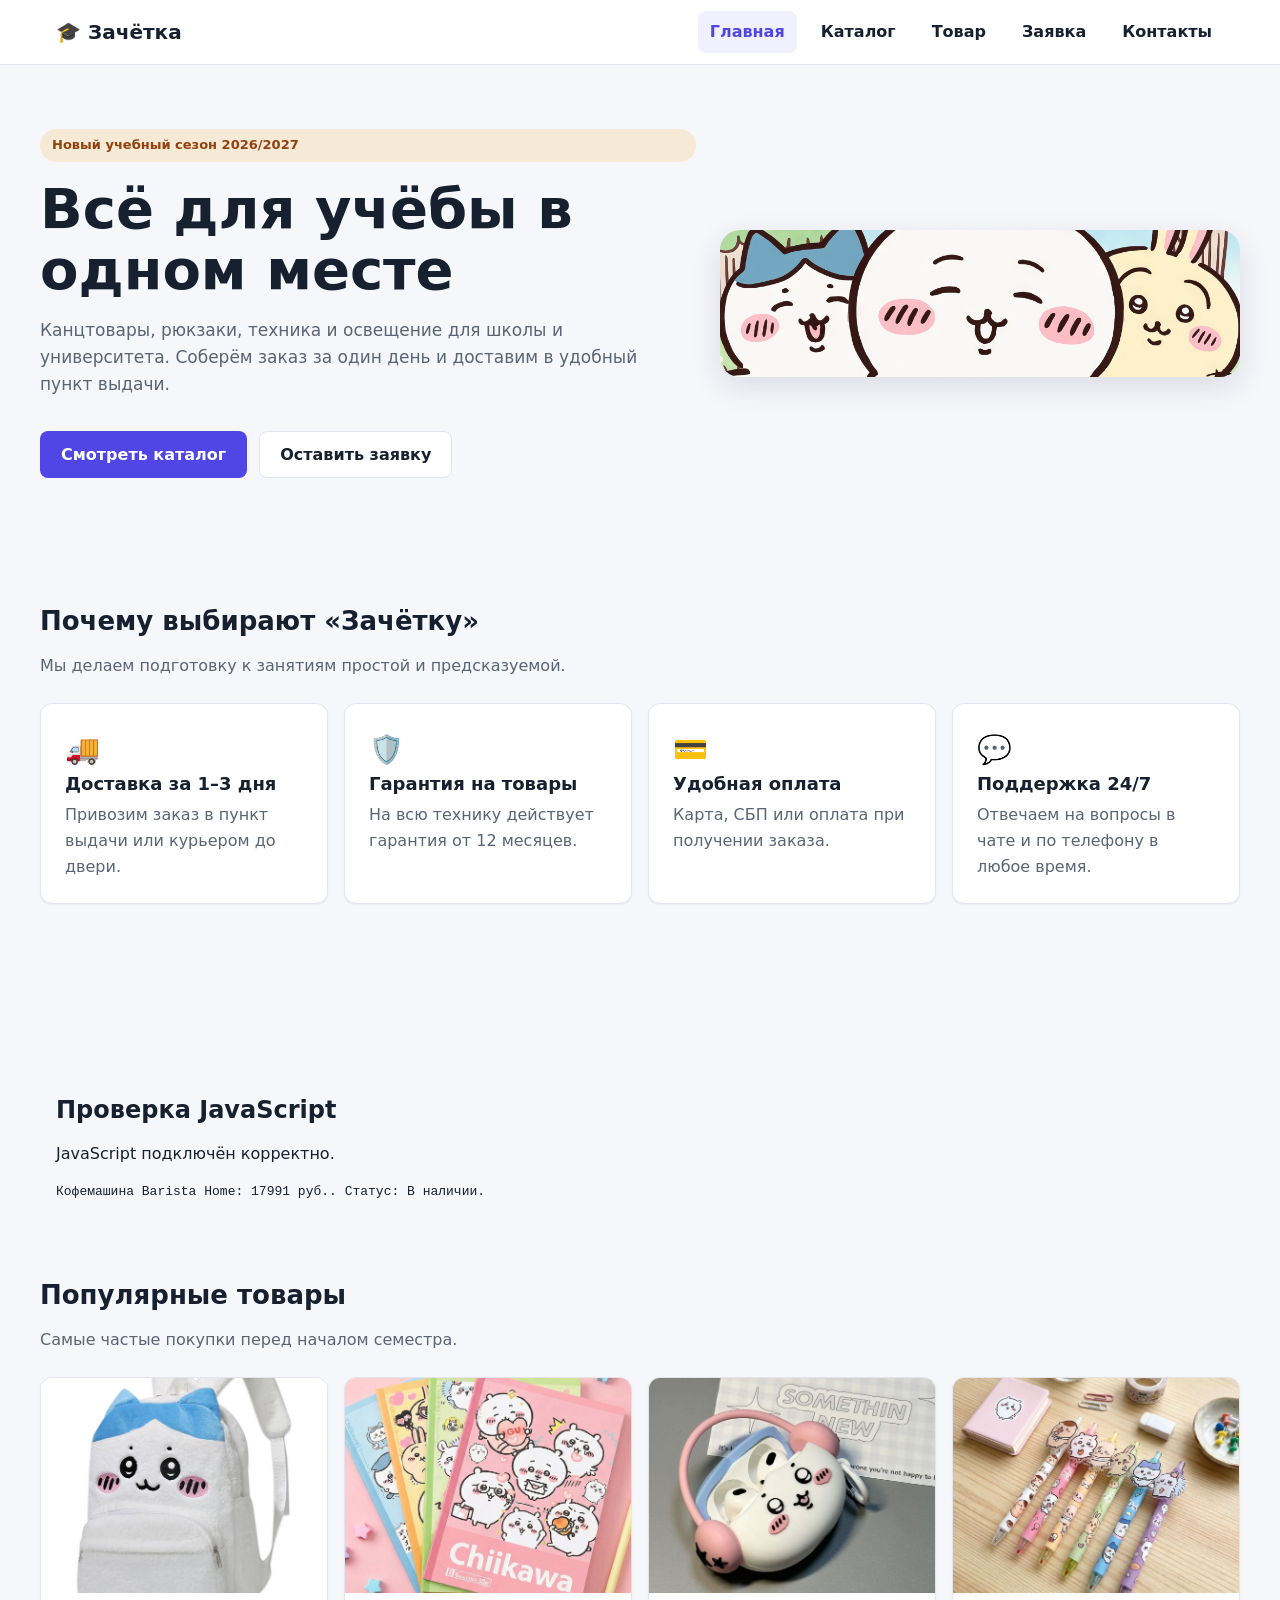
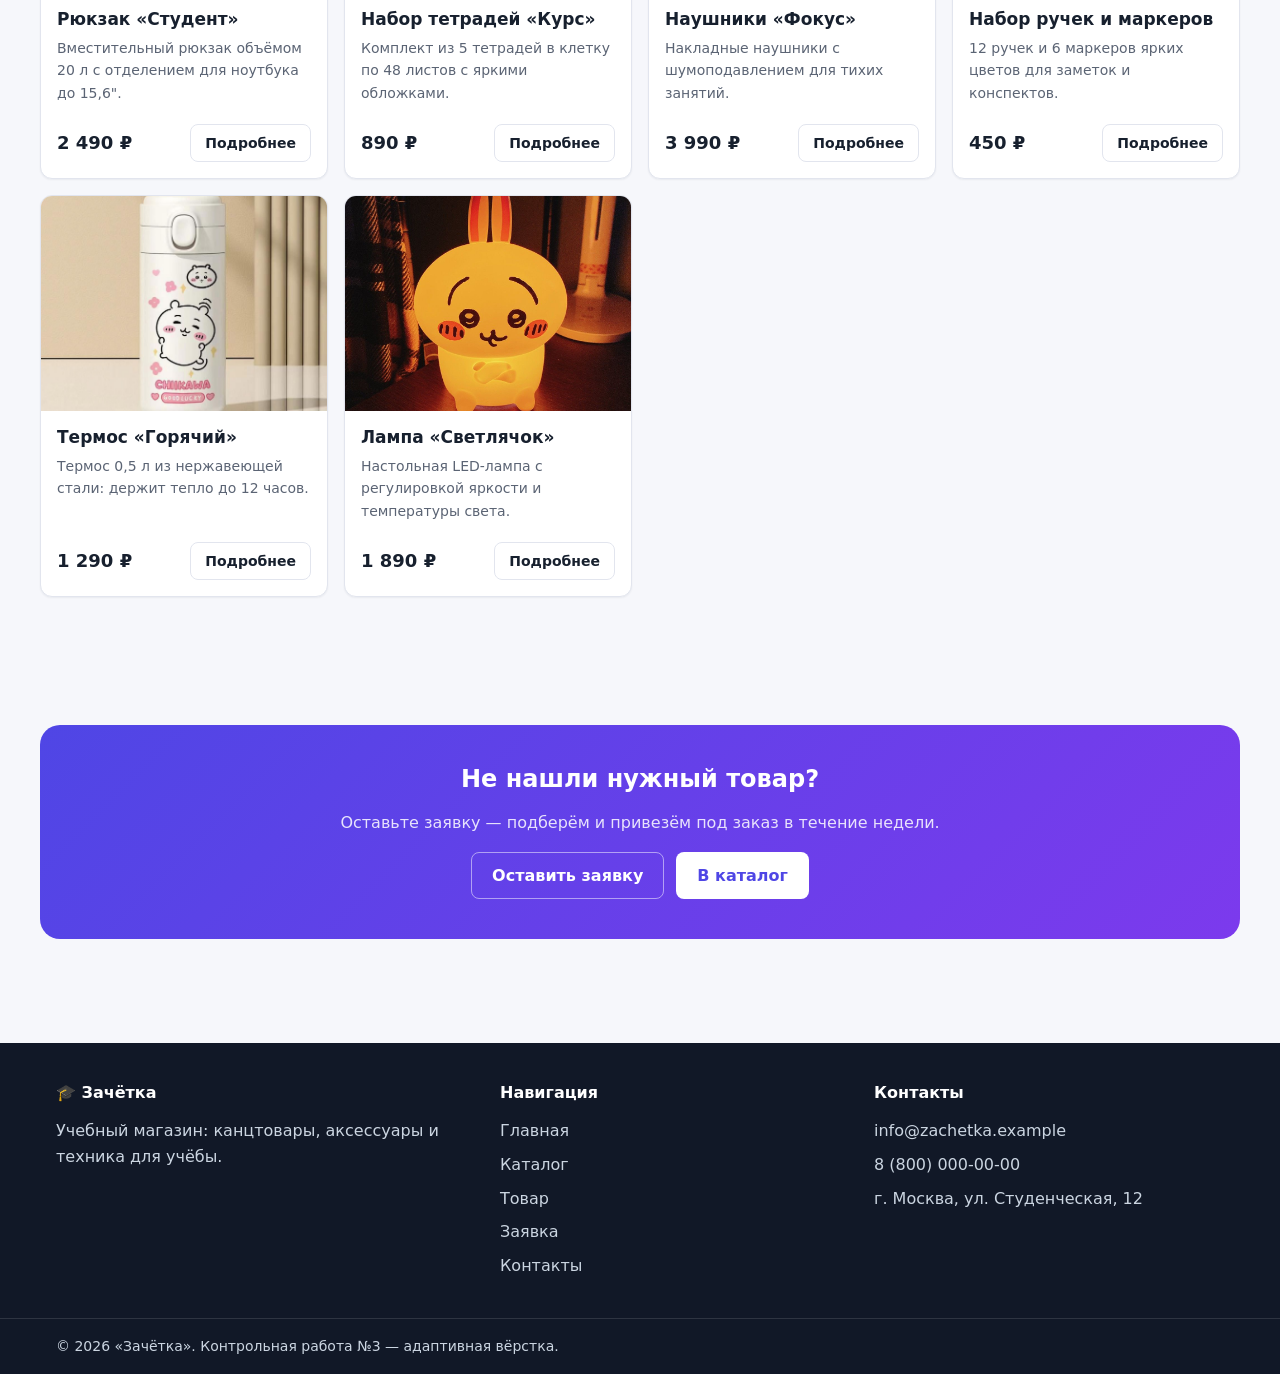
<file: index.html>
<!DOCTYPE html>
<html lang="ru">
<head>
  <meta charset="UTF-8">
  <meta name="viewport" content="width=device-width, initial-scale=1.0">
  <title>Зачётка — учебный магазин | Главная</title>
  <meta name="description" content="Учебный магазин «Зачётка»: канцтовары, аксессуары и техника для учёбы. Адаптивная вёрстка, КР №3.">
  <link rel="stylesheet" href="css/style.css">
  <link rel="stylesheet" href="css/responsive.css">
  <script src="js/data.js" defer></script>
  <script src="js/main.js" defer></script>
</head>
<body>
  <a class="skip-link" href="#main">Перейти к содержимому</a>

  <header class="site-header">
    <div class="container header-inner">
      <a class="logo" href="index.html">🎓 Зачётка</a>
      <button class="burger" type="button" aria-controls="site-nav" aria-expanded="false" aria-label="Открыть меню">
        <span></span><span></span><span></span>
      </button>
      <nav class="site-nav" id="site-nav" aria-label="Основная навигация">
        <ul class="site-nav__list">
          <li><a class="site-nav__link" href="index.html" aria-current="page">Главная</a></li>
          <li><a class="site-nav__link" href="catalog.html">Каталог</a></li>
          <li><a class="site-nav__link" href="product.html">Товар</a></li>
          <li><a class="site-nav__link" href="order.html">Заявка</a></li>
          <li><a class="site-nav__link" href="contacts.html">Контакты</a></li>
        </ul>
      </nav>
    </div>
  </header>

  <main id="main">
    <!-- Hero-блок: на мобильном — одна колонка, picture отдаёт разные файлы под разные экраны -->
    <section class="section hero">
      <div class="hero__content">
        <span class="hero__badge">Новый учебный сезон 2026/2027</span>
        <h1 class="hero__title">Всё для учёбы в одном месте</h1>
        <p class="hero__text">
          Канцтовары, рюкзаки, техника и освещение для школы и университета.
          Соберём заказ за один день и доставим в удобный пункт выдачи.
        </p>
        <div class="hero__actions">
          <a class="btn btn--primary" href="catalog.html">Смотреть каталог</a>
          <button class="btn btn--ghost" type="button" data-dialog-open>Оставить заявку</button>
        </div>
      </div>
      <picture>
        <source media="(min-width: 1200px)" srcset="images/hero-desktop.jpg">
        <source media="(min-width: 768px)" srcset="images/hero-tablet.jpg">
        <img
          src="images/hero-mobile.jpg"
          alt="Студенты вместе занимаются в библиотеке"
          width="640"
          height="360"
          fetchpriority="high"
          class="hero__image"
        >
      </picture>
    </section>

    <!-- Преимущества -->
    <section class="section">
      <div class="section__head">
        <h2 class="section__title">Почему выбирают «Зачётку»</h2>
        <p class="section__subtitle">Мы делаем подготовку к занятиям простой и предсказуемой.</p>
      </div>
      <div class="features-grid">
        <article class="feature-card">
          <div class="feature-card__icon">🚚</div>
          <h3>Доставка за 1–3 дня</h3>
          <p>Привозим заказ в пункт выдачи или курьером до двери.</p>
        </article>
        <article class="feature-card">
          <div class="feature-card__icon">🛡️</div>
          <h3>Гарантия на товары</h3>
          <p>На всю технику действует гарантия от 12 месяцев.</p>
        </article>
        <article class="feature-card">
          <div class="feature-card__icon">💳</div>
          <h3>Удобная оплата</h3>
          <p>Карта, СБП или оплата при получении заказа.</p>
        </article>
        <article class="feature-card">
          <div class="feature-card__icon">💬</div>
          <h3>Поддержка 24/7</h3>
          <p>Отвечаем на вопросы в чате и по телефону в любое время.</p>
        </article>
      </div>
    </section>

    <!-- Популярные товары: сетка карточек 1 → 2 → 3 → 4 колонки -->
    <section class="section">
      <div class="section__head">
        <section class="section js-check" aria-labelledby="js-check-title">
         <h2 id="js-check-title">Проверка JavaScript</h2>
         <p class="js-message">JavaScript пока не выполнился.</p>
         <pre class="product-output"></pre>
        </section>
        <h2 class="section__title">Популярные товары</h2>
        <p class="section__subtitle">Самые частые покупки перед началом семестра.</p>
      </div>
      <div class="products-grid">
        <article class="product-card">
          <!-- srcset + sizes: браузер выбирает файл под ширину экрана и DPR -->
          <img
            src="images/product-1-640.jpg"
            srcset="images/product-1-480.jpg 480w,
                    images/product-1-640.jpg 640w,
                    images/product-1-960.jpg 960w"
            sizes="(max-width: 639px) 100vw,
                   (max-width: 1023px) 50vw,
                   (max-width: 1279px) 33vw,
                   25vw"
            alt="Рюкзак «Студент» бордового цвета"
            width="640"
            height="480"
            loading="lazy"
            class="product-card__image"
          >
          <div class="product-card__body">
            <h3 class="product-card__title">Рюкзак «Студент»</h3>
            <p class="product-card__description">Вместительный рюкзак объёмом 20 л с отделением для ноутбука до 15,6".</p>
            <div class="product-card__footer">
              <span class="price">2 490 ₽</span>
              <a class="btn btn--ghost btn--small" href="product.html">Подробнее</a>
            </div>
          </div>
        </article>

        <article class="product-card">
          <img src="images/product-2-640.jpg" alt="Набор цветных тетрадей на белом фоне" width="640" height="480" loading="lazy" class="product-card__image">
          <div class="product-card__body">
            <h3 class="product-card__title">Набор тетрадей «Курс»</h3>
            <p class="product-card__description">Комплект из 5 тетрадей в клетку по 48 листов с яркими обложками.</p>
            <div class="product-card__footer">
              <span class="price">890 ₽</span>
              <a class="btn btn--ghost btn--small" href="product.html">Подробнее</a>
            </div>
          </div>
        </article>

        <article class="product-card">
          <img src="images/product-3-640.jpg" alt="Белые наушники на жёлтом фоне" width="640" height="480" loading="lazy" class="product-card__image">
          <div class="product-card__body">
            <h3 class="product-card__title">Наушники «Фокус»</h3>
            <p class="product-card__description">Накладные наушники с шумоподавлением для тихих занятий.</p>
            <div class="product-card__footer">
              <span class="price">3 990 ₽</span>
              <a class="btn btn--ghost btn--small" href="product.html">Подробнее</a>
            </div>
          </div>
        </article>

        <article class="product-card">
          <img src="images/product-4-640.jpg" alt="Набор цветных ручек и карандашей" width="640" height="480" loading="lazy" class="product-card__image">
          <div class="product-card__body">
            <h3 class="product-card__title">Набор ручек и маркеров</h3>
            <p class="product-card__description">12 ручек и 6 маркеров ярких цветов для заметок и конспектов.</p>
            <div class="product-card__footer">
              <span class="price">450 ₽</span>
              <a class="btn btn--ghost btn--small" href="product.html">Подробнее</a>
            </div>
          </div>
        </article>

        <article class="product-card">
          <img src="images/product-5-640.jpg" alt="Термос из нержавеющей стали" width="640" height="480" loading="lazy" class="product-card__image">
          <div class="product-card__body">
            <h3 class="product-card__title">Термос «Горячий»</h3>
            <p class="product-card__description">Термос 0,5 л из нержавеющей стали: держит тепло до 12 часов.</p>
            <div class="product-card__footer">
              <span class="price">1 290 ₽</span>
              <a class="btn btn--ghost btn--small" href="product.html">Подробнее</a>
            </div>
          </div>
        </article>

        <article class="product-card">
          <img src="images/product-6-640.jpg" alt="Настольная геометричная LED-лампа" width="640" height="480" loading="lazy" class="product-card__image">
          <div class="product-card__body">
            <h3 class="product-card__title">Лампа «Светлячок»</h3>
            <p class="product-card__description">Настольная LED-лампа с регулировкой яркости и температуры света.</p>
            <div class="product-card__footer">
              <span class="price">1 890 ₽</span>
              <a class="btn btn--ghost btn--small" href="product.html">Подробнее</a>
            </div>
          </div>
        </article>
      </div>
    </section>

    <!-- CTA -->
    <section class="section">
      <div class="cta__box">
        <h2>Не нашли нужный товар?</h2>
        <p>Оставьте заявку — подберём и привезём под заказ в течение недели.</p>
        <div class="cta__actions">
          <a class="btn btn--ghost" href="order.html">Оставить заявку</a>
          <a class="btn btn--primary" href="catalog.html" style="background:#fff;color:#4f46e5;">В каталог</a>
        </div>
      </div>
    </section>
  </main>

  <footer class="site-footer">
    <div class="container footer-grid">
      <div>
        <h3>🎓 Зачётка</h3>
        <p>Учебный магазин: канцтовары, аксессуары и техника для учёбы.</p>
      </div>
      <div>
        <h3>Навигация</h3>
        <ul class="footer-nav">
          <li><a href="index.html">Главная</a></li>
          <li><a href="catalog.html">Каталог</a></li>
          <li><a href="product.html">Товар</a></li>
          <li><a href="order.html">Заявка</a></li>
          <li><a href="contacts.html">Контакты</a></li>
        </ul>
      </div>
      <div>
        <h3>Контакты</h3>
        <ul class="footer-nav">
          <li><a href="mailto:info@zachetka.example">info@zachetka.example</a></li>
          <li><a href="tel:+78000000000">8 (800) 000-00-00</a></li>
          <li>г. Москва, ул. Студенческая, 12</li>
        </ul>
      </div>
    </div>
    <div class="footer-bottom">
      <div class="container">© <span id="year">2026</span> «Зачётка». Контрольная работа №3 — адаптивная вёрстка.</div>
    </div>
  </footer>

  <!-- Модальное окно заявки -->
  <dialog class="order-dialog" id="order-dialog" aria-labelledby="order-dialog-title">
    <form class="order-form js-form" method="dialog">
      <div class="order-form__group order-form__group--wide">
        <h2 id="order-dialog-title">Оставить заявку</h2>
      </div>
      <div class="order-form__group">
        <label class="order-form__label" for="dlg-name">Имя</label>
        <input class="order-form__input" id="dlg-name" name="name" type="text" required autocomplete="name">
      </div>
      <div class="order-form__group">
        <label class="order-form__label" for="dlg-email">E-mail</label>
        <input class="order-form__input" id="dlg-email" name="email" type="email" required autocomplete="email">
      </div>
      <div class="order-form__group order-form__group--wide">
        <label class="order-form__label" for="dlg-comment">Комментарий</label>
        <textarea class="order-form__textarea" id="dlg-comment" name="comment" rows="3"></textarea>
      </div>
      <p class="form-success" role="status">Заявка отправлена! Мы свяжемся с вами.</p>
      <div class="order-form__actions order-form__group--wide">
        <button class="btn btn--primary" type="submit">Отправить</button>
        <button class="btn btn--ghost" type="button" data-dialog-close>Закрыть</button>
      </div>
    </form>
  </dialog>

  <button class="back-to-top" type="button" aria-label="Наверх">↑</button>
</body>
</html>
</file>
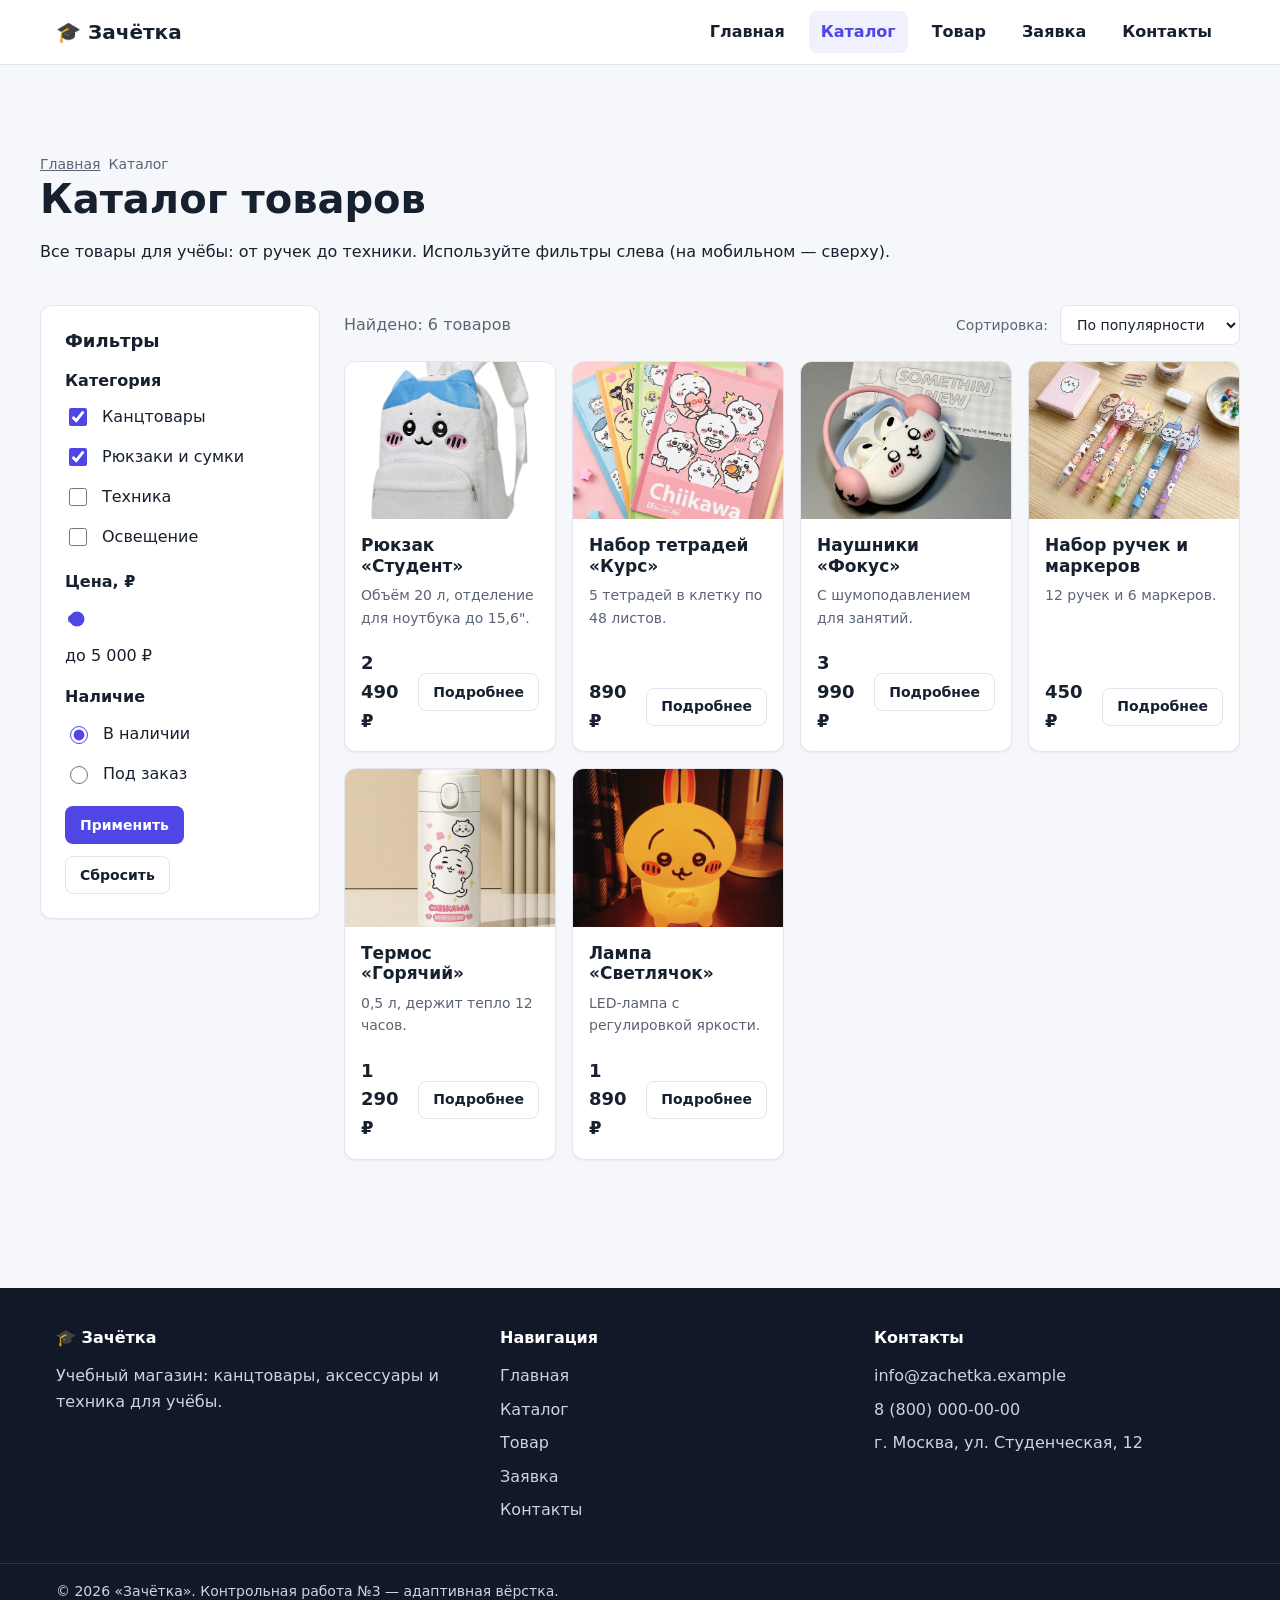
<file: catalog.html>
<!DOCTYPE html>
<html lang="ru">
<head>
  <meta charset="UTF-8">
  <meta name="viewport" content="width=device-width, initial-scale=1.0">
  <title>Каталог — Зачётка</title>
  <meta name="description" content="Каталог учебных товаров магазина «Зачётка»: фильтры, сортировка, адаптивная сетка карточек.">
  <link rel="stylesheet" href="css/style.css">
  <link rel="stylesheet" href="css/responsive.css">
  <script src="js/main.js" defer></script>
</head>
<body>
  <a class="skip-link" href="#main">Перейти к содержимому</a>

  <header class="site-header">
    <div class="container header-inner">
      <a class="logo" href="index.html">🎓 Зачётка</a>
      <button class="burger" type="button" aria-controls="site-nav" aria-expanded="false" aria-label="Открыть меню">
        <span></span><span></span><span></span>
      </button>
      <nav class="site-nav" id="site-nav" aria-label="Основная навигация">
        <ul class="site-nav__list">
          <li><a class="site-nav__link" href="index.html">Главная</a></li>
          <li><a class="site-nav__link" href="catalog.html" aria-current="page">Каталог</a></li>
          <li><a class="site-nav__link" href="product.html">Товар</a></li>
          <li><a class="site-nav__link" href="order.html">Заявка</a></li>
          <li><a class="site-nav__link" href="contacts.html">Контакты</a></li>
        </ul>
      </nav>
    </div>
  </header>

  <main id="main">
    <section class="section">
      <nav aria-label="Хлебные крошки">
        <ol class="breadcrumbs">
          <li><a href="index.html">Главная</a></li>
          <li aria-current="page">Каталог</li>
        </ol>
      </nav>
      <h1 class="page-title">Каталог товаров</h1>
      <p>Все товары для учёбы: от ручек до техники. Используйте фильтры слева (на мобильном — сверху).</p>

      <div class="catalog-layout">
        <aside class="catalog-filters" aria-label="Фильтры каталога">
          <form>
            <h2>Фильтры</h2>

            <fieldset class="filter-group">
              <legend>Категория</legend>
              <label class="checkbox-row"><input type="checkbox" name="cat" value="stationery" checked> Канцтовары</label>
              <label class="checkbox-row"><input type="checkbox" name="cat" value="bags" checked> Рюкзаки и сумки</label>
              <label class="checkbox-row"><input type="checkbox" name="cat" value="tech"> Техника</label>
              <label class="checkbox-row"><input type="checkbox" name="cat" value="light"> Освещение</label>
            </fieldset>

            <fieldset class="filter-group">
              <legend>Цена, ₽</legend>
              <label class="checkbox-row">
                <input type="range" name="price" min="0" max="5000" step="100" value="5000" aria-label="Максимальная цена">
              </label>
              <span>до 5 000 ₽</span>
            </fieldset>

            <fieldset class="filter-group">
              <legend>Наличие</legend>
              <label class="checkbox-row"><input type="radio" name="stock" value="in" checked> В наличии</label>
              <label class="checkbox-row"><input type="radio" name="stock" value="order"> Под заказ</label>
            </fieldset>

            <div class="catalog-filters__actions">
              <button class="btn btn--primary btn--small" type="submit">Применить</button>
              <button class="btn btn--ghost btn--small" type="reset">Сбросить</button>
            </div>
          </form>
        </aside>

        <section class="catalog-products" aria-label="Список товаров">
          <div class="catalog-toolbar">
            <p class="catalog-toolbar__count">Найдено: 6 товаров</p>
            <label class="sort">
              Сортировка:
              <select class="order-form__select" name="sort" style="width:auto;min-height:38px;">
                <option value="popular">По популярности</option>
                <option value="cheap">Сначала дешёвые</option>
                <option value="expensive">Сначала дорогие</option>
              </select>
            </label>
          </div>

          <div class="products-grid">
            <!-- Карточка 1 -->
            <article class="product-card">
              <img
                src="images/product-1-640.jpg"
                srcset="images/product-1-480.jpg 480w,
                        images/product-1-640.jpg 640w,
                        images/product-1-960.jpg 960w"
                sizes="(max-width: 639px) 100vw,
                       (max-width: 1023px) 50vw,
                       33vw"
                alt="Рюкзак «Студент» бордового цвета"
                width="640"
                height="480"
                loading="lazy"
                class="product-card__image"
              >
              <div class="product-card__body">
                <h3 class="product-card__title">Рюкзак «Студент»</h3>
                <p class="product-card__description">Объём 20 л, отделение для ноутбука до 15,6".</p>
                <div class="product-card__footer">
                  <span class="price">2 490 ₽</span>
                  <a class="btn btn--ghost btn--small" href="product.html">Подробнее</a>
                </div>
              </div>
            </article>

            <!-- Карточка 2 -->
            <article class="product-card">
              <img
                src="images/product-2-640.jpg"
                srcset="images/product-2-480.jpg 480w,
                        images/product-2-640.jpg 640w,
                        images/product-2-960.jpg 960w"
                sizes="(max-width: 639px) 100vw,
                       (max-width: 1023px) 50vw,
                       33vw"
                alt="Набор цветных тетрадей на белом фоне"
                width="640"
                height="480"
                loading="lazy"
                class="product-card__image"
              >
              <div class="product-card__body">
                <h3 class="product-card__title">Набор тетрадей «Курс»</h3>
                <p class="product-card__description">5 тетрадей в клетку по 48 листов.</p>
                <div class="product-card__footer">
                  <span class="price">890 ₽</span>
                  <a class="btn btn--ghost btn--small" href="product.html">Подробнее</a>
                </div>
              </div>
            </article>

            <!-- Карточка 3 -->
            <article class="product-card">
              <img
                src="images/product-3-640.jpg"
                srcset="images/product-3-480.jpg 480w,
                        images/product-3-640.jpg 640w,
                        images/product-3-960.jpg 960w"
                sizes="(max-width: 639px) 100vw,
                       (max-width: 1023px) 50vw,
                       33vw"
                alt="Белые наушники на жёлтом фоне"
                width="640"
                height="480"
                loading="lazy"
                class="product-card__image"
              >
              <div class="product-card__body">
                <h3 class="product-card__title">Наушники «Фокус»</h3>
                <p class="product-card__description">С шумоподавлением для занятий.</p>
                <div class="product-card__footer">
                  <span class="price">3 990 ₽</span>
                  <a class="btn btn--ghost btn--small" href="product.html">Подробнее</a>
                </div>
              </div>
            </article>

            <!-- Карточка 4 -->
            <article class="product-card">
              <img
                src="images/product-4-640.jpg"
                srcset="images/product-4-480.jpg 480w,
                        images/product-4-640.jpg 640w,
                        images/product-4-960.jpg 960w"
                sizes="(max-width: 639px) 100vw,
                       (max-width: 1023px) 50vw,
                       33vw"
                alt="Набор цветных ручек и карандашей"
                width="640"
                height="480"
                loading="lazy"
                class="product-card__image"
              >
              <div class="product-card__body">
                <h3 class="product-card__title">Набор ручек и маркеров</h3>
                <p class="product-card__description">12 ручек и 6 маркеров.</p>
                <div class="product-card__footer">
                  <span class="price">450 ₽</span>
                  <a class="btn btn--ghost btn--small" href="product.html">Подробнее</a>
                </div>
              </div>
            </article>

            <!-- Карточка 5 -->
            <article class="product-card">
              <img
                src="images/product-5-640.jpg"
                srcset="images/product-5-480.jpg 480w,
                        images/product-5-640.jpg 640w,
                        images/product-5-960.jpg 960w"
                sizes="(max-width: 639px) 100vw,
                       (max-width: 1023px) 50vw,
                       33vw"
                alt="Термос из нержавеющей стали"
                width="640"
                height="480"
                loading="lazy"
                class="product-card__image"
              >
              <div class="product-card__body">
                <h3 class="product-card__title">Термос «Горячий»</h3>
                <p class="product-card__description">0,5 л, держит тепло 12 часов.</p>
                <div class="product-card__footer">
                  <span class="price">1 290 ₽</span>
                  <a class="btn btn--ghost btn--small" href="product.html">Подробнее</a>
                </div>
              </div>
            </article>

            <!-- Карточка 6 -->
            <article class="product-card">
              <img
                src="images/product-6-640.jpg"
                srcset="images/product-6-480.jpg 480w,
                        images/product-6-640.jpg 640w,
                        images/product-6-960.jpg 960w"
                sizes="(max-width: 639px) 100vw,
                       (max-width: 1023px) 50vw,
                       33vw"
                alt="Настольная геометричная LED-лампа"
                width="640"
                height="480"
                loading="lazy"
                class="product-card__image"
              >
              <div class="product-card__body">
                <h3 class="product-card__title">Лампа «Светлячок»</h3>
                <p class="product-card__description">LED-лампа с регулировкой яркости.</p>
                <div class="product-card__footer">
                  <span class="price">1 890 ₽</span>
                  <a class="btn btn--ghost btn--small" href="product.html">Подробнее</a>
                </div>
              </div>
            </article>
          </div>
        </section>
      </div>
    </section>
  </main>

  <footer class="site-footer">
    <div class="container footer-grid">
      <div>
        <h3>🎓 Зачётка</h3>
        <p>Учебный магазин: канцтовары, аксессуары и техника для учёбы.</p>
      </div>
      <div>
        <h3>Навигация</h3>
        <ul class="footer-nav">
          <li><a href="index.html">Главная</a></li>
          <li><a href="catalog.html">Каталог</a></li>
          <li><a href="product.html">Товар</a></li>
          <li><a href="order.html">Заявка</a></li>
          <li><a href="contacts.html">Контакты</a></li>
        </ul>
      </div>
      <div>
        <h3>Контакты</h3>
        <ul class="footer-nav">
          <li><a href="mailto:info@zachetka.example">info@zachetka.example</a></li>
          <li><a href="tel:+78000000000">8 (800) 000-00-00</a></li>
          <li>г. Москва, ул. Студенческая, 12</li>
        </ul>
      </div>
    </div>
    <div class="footer-bottom">
      <div class="container">© <span id="year">2026</span> «Зачётка». Контрольная работа №3 — адаптивная вёрстка.</div>
    </div>
  </footer>

  <dialog class="order-dialog" id="order-dialog" aria-labelledby="order-dialog-title">
    <form class="order-form js-form" method="dialog">
      <div class="order-form__group order-form__group--wide">
        <h2 id="order-dialog-title">Оставить заявку</h2>
      </div>
      <div class="order-form__group">
        <label class="order-form__label" for="dlg-name">Имя</label>
        <input class="order-form__input" id="dlg-name" name="name" type="text" required autocomplete="name">
      </div>
      <div class="order-form__group">
        <label class="order-form__label" for="dlg-email">E-mail</label>
        <input class="order-form__input" id="dlg-email" name="email" type="email" required autocomplete="email">
      </div>
      <div class="order-form__group order-form__group--wide">
        <label class="order-form__label" for="dlg-comment">Комментарий</label>
        <textarea class="order-form__textarea" id="dlg-comment" name="comment" rows="3"></textarea>
      </div>
      <p class="form-success" role="status">Заявка отправлена! Мы свяжемся с вами.</p>
      <div class="order-form__actions order-form__group--wide">
        <button class="btn btn--primary" type="submit">Отправить</button>
        <button class="btn btn--ghost" type="button" data-dialog-close>Закрыть</button>
      </div>
    </form>
  </dialog>

  <button class="back-to-top" type="button" aria-label="Наверх">↑</button>
</body>
</html>
</file>
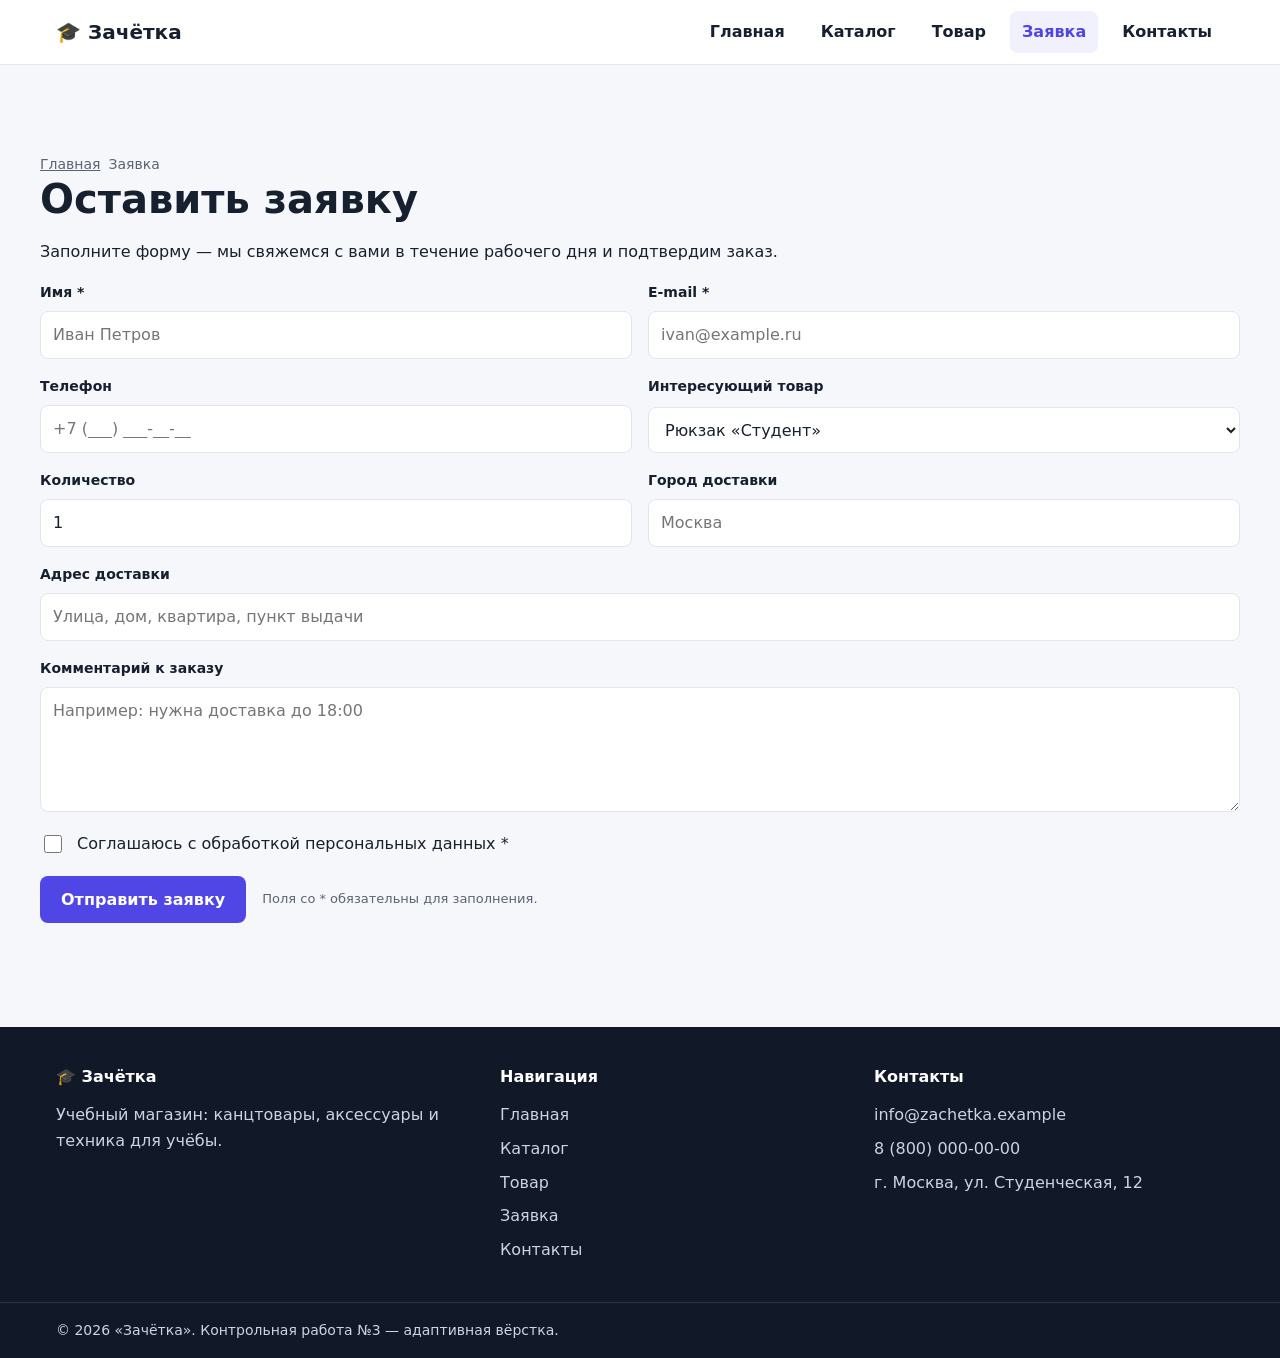
<file: order.html>
<!DOCTYPE html>
<html lang="ru">
<head>
  <meta charset="UTF-8">
  <meta name="viewport" content="width=device-width, initial-scale=1.0">
  <title>Оставить заявку — Зачётка</title>
  <meta name="description" content="Форма заявки учебного магазина «Зачётка»: адаптивная форма в одну колонку на мобильном и в две на desktop.">
  <link rel="stylesheet" href="css/style.css">
  <link rel="stylesheet" href="css/responsive.css">
  <script src="js/main.js" defer></script>
</head>
<body>
  <a class="skip-link" href="#main">Перейти к содержимому</a>

  <header class="site-header">
    <div class="container header-inner">
      <a class="logo" href="index.html">🎓 Зачётка</a>
      <button class="burger" type="button" aria-controls="site-nav" aria-expanded="false" aria-label="Открыть меню">
        <span></span><span></span><span></span>
      </button>
      <nav class="site-nav" id="site-nav" aria-label="Основная навигация">
        <ul class="site-nav__list">
          <li><a class="site-nav__link" href="index.html">Главная</a></li>
          <li><a class="site-nav__link" href="catalog.html">Каталог</a></li>
          <li><a class="site-nav__link" href="product.html">Товар</a></li>
          <li><a class="site-nav__link" href="order.html" aria-current="page">Заявка</a></li>
          <li><a class="site-nav__link" href="contacts.html">Контакты</a></li>
        </ul>
      </nav>
    </div>
  </header>

  <main id="main">
    <section class="section">
      <nav aria-label="Хлебные крошки">
        <ol class="breadcrumbs">
          <li><a href="index.html">Главная</a></li>
          <li aria-current="page">Заявка</li>
        </ol>
      </nav>
      <h1 class="page-title">Оставить заявку</h1>
      <p>Заполните форму — мы свяжемся с вами в течение рабочего дня и подтвердим заказ.</p>

      <!-- Адаптивная форма: 1 колонка на мобильном, 2 колонки при min-width: 768px -->
      <form class="order-form js-form" action="#" method="post">
        <div class="order-form__group">
          <label class="order-form__label" for="order-name">Имя *</label>
          <input class="order-form__input" id="order-name" name="name" type="text" required autocomplete="name" placeholder="Иван Петров">
        </div>

        <div class="order-form__group">
          <label class="order-form__label" for="order-email">E-mail *</label>
          <input class="order-form__input" id="order-email" name="email" type="email" required autocomplete="email" placeholder="ivan@example.ru">
        </div>

        <div class="order-form__group">
          <label class="order-form__label" for="order-phone">Телефон</label>
          <input class="order-form__input" id="order-phone" name="phone" type="tel" autocomplete="tel" placeholder="+7 (___) ___-__-__">
        </div>

        <div class="order-form__group">
          <label class="order-form__label" for="order-product">Интересующий товар</label>
          <select class="order-form__select" id="order-product" name="product">
            <option value="backpack">Рюкзак «Студент»</option>
            <option value="notebooks">Набор тетрадей «Курс»</option>
            <option value="headphones">Наушники «Фокус»</option>
            <option value="pens">Набор ручек и маркеров</option>
            <option value="thermos">Термос «Горячий»</option>
            <option value="lamp">Лампа «Светлячок»</option>
            <option value="other">Другое</option>
          </select>
        </div>

        <div class="order-form__group">
          <label class="order-form__label" for="order-quantity">Количество</label>
          <input class="order-form__input" id="order-quantity" name="quantity" type="number" min="1" max="100" value="1">
        </div>

        <div class="order-form__group">
          <label class="order-form__label" for="order-city">Город доставки</label>
          <input class="order-form__input" id="order-city" name="city" type="text" autocomplete="address-level2" placeholder="Москва">
        </div>

        <div class="order-form__group order-form__group--wide">
          <label class="order-form__label" for="order-address">Адрес доставки</label>
          <input class="order-form__input" id="order-address" name="address" type="text" autocomplete="street-address" placeholder="Улица, дом, квартира, пункт выдачи">
        </div>

        <div class="order-form__group order-form__group--wide">
          <label class="order-form__label" for="order-comment">Комментарий к заказу</label>
          <textarea class="order-form__textarea" id="order-comment" name="comment" rows="4" placeholder="Например: нужна доставка до 18:00"></textarea>
        </div>

        <div class="order-form__group order-form__group--wide">
          <label class="checkbox-row">
            <input type="checkbox" name="agree" required>
            <span>Соглашаюсь с обработкой персональных данных *</span>
          </label>
        </div>

        <p class="form-success order-form__group--wide" role="status">Заявка отправлена! Мы свяжемся с вами в течение рабочего дня.</p>

        <div class="order-form__actions order-form__group--wide">
          <button class="btn btn--primary" type="submit">Отправить заявку</button>
          <p class="form-note">Поля со * обязательны для заполнения.</p>
        </div>
      </form>
    </section>
  </main>

  <footer class="site-footer">
    <div class="container footer-grid">
      <div>
        <h3>🎓 Зачётка</h3>
        <p>Учебный магазин: канцтовары, аксессуары и техника для учёбы.</p>
      </div>
      <div>
        <h3>Навигация</h3>
        <ul class="footer-nav">
          <li><a href="index.html">Главная</a></li>
          <li><a href="catalog.html">Каталог</a></li>
          <li><a href="product.html">Товар</a></li>
          <li><a href="order.html">Заявка</a></li>
          <li><a href="contacts.html">Контакты</a></li>
        </ul>
      </div>
      <div>
        <h3>Контакты</h3>
        <ul class="footer-nav">
          <li><a href="mailto:info@zachetka.example">info@zachetka.example</a></li>
          <li><a href="tel:+78000000000">8 (800) 000-00-00</a></li>
          <li>г. Москва, ул. Студенческая, 12</li>
        </ul>
      </div>
    </div>
    <div class="footer-bottom">
      <div class="container">© <span id="year">2026</span> «Зачётка». Контрольная работа №3 — адаптивная вёрстка.</div>
    </div>
  </footer>

  <button class="back-to-top" type="button" aria-label="Наверх">↑</button>
</body>
</html>
</file>
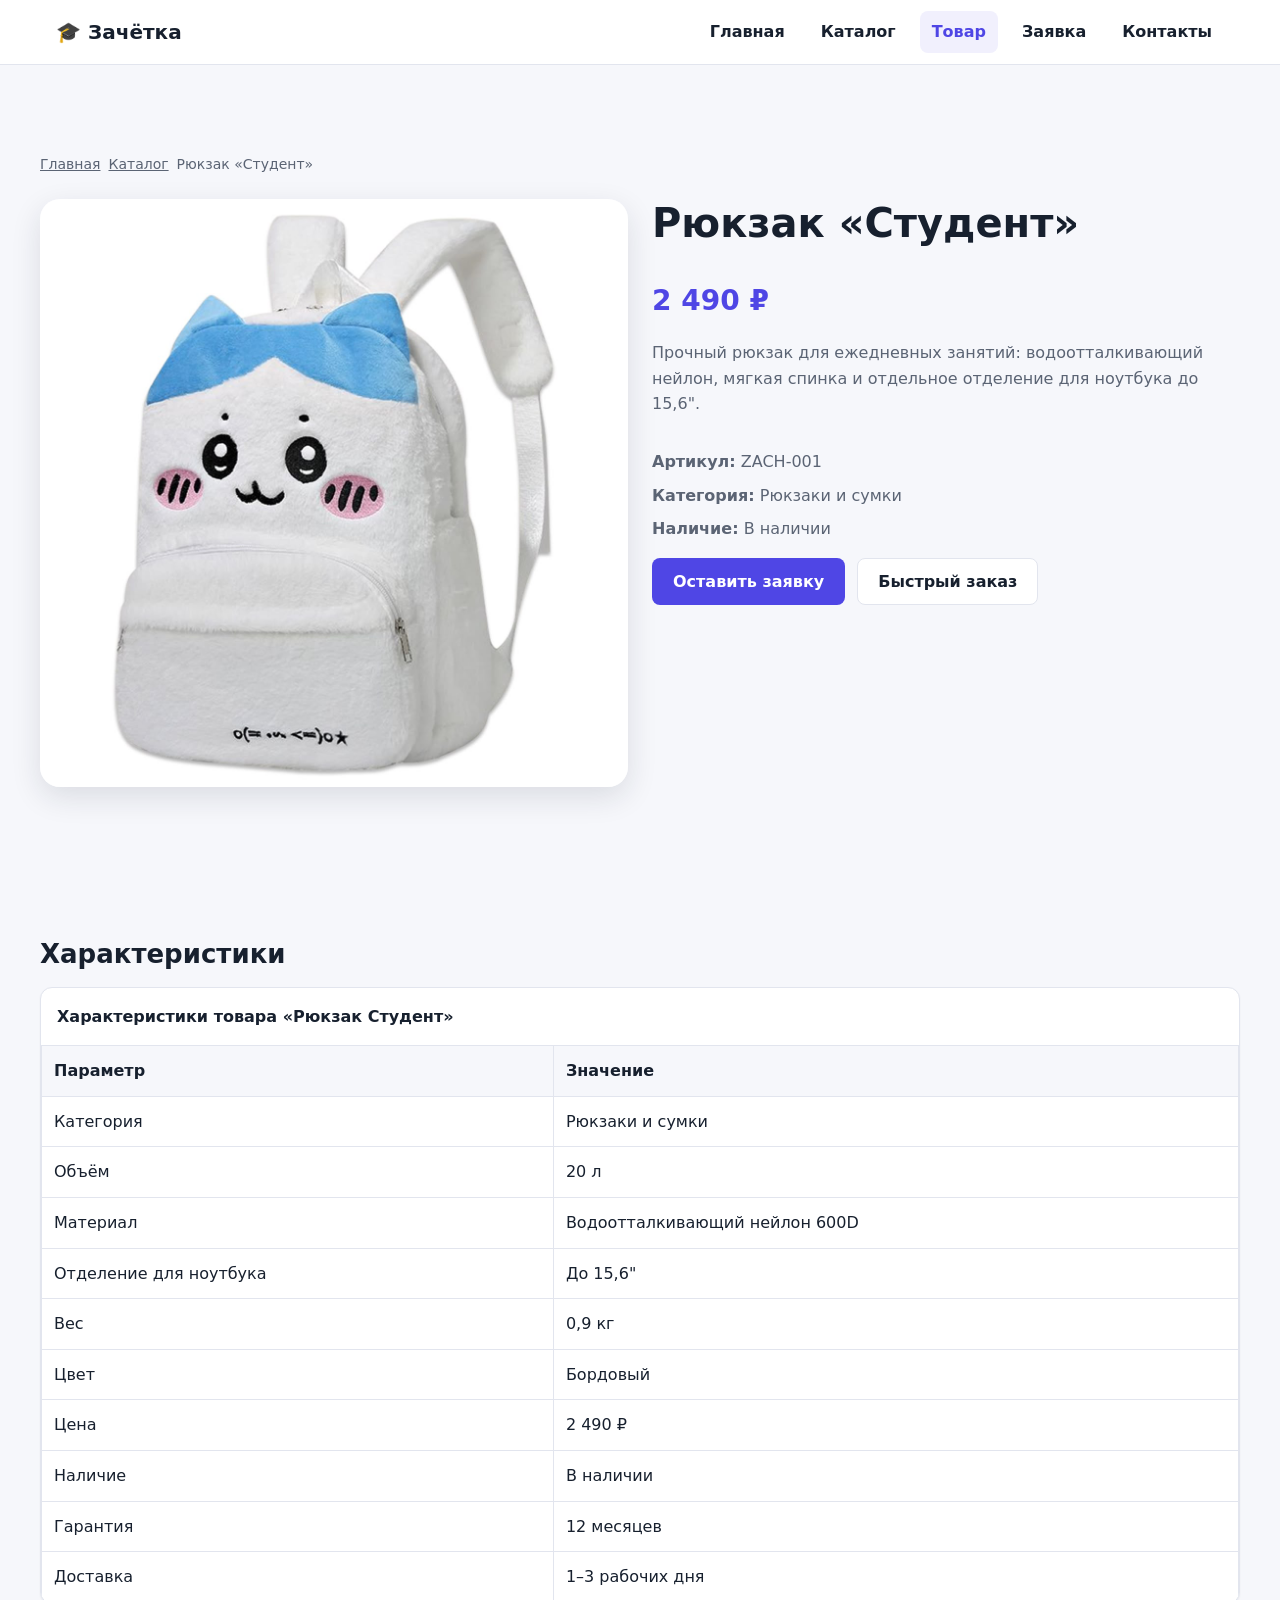
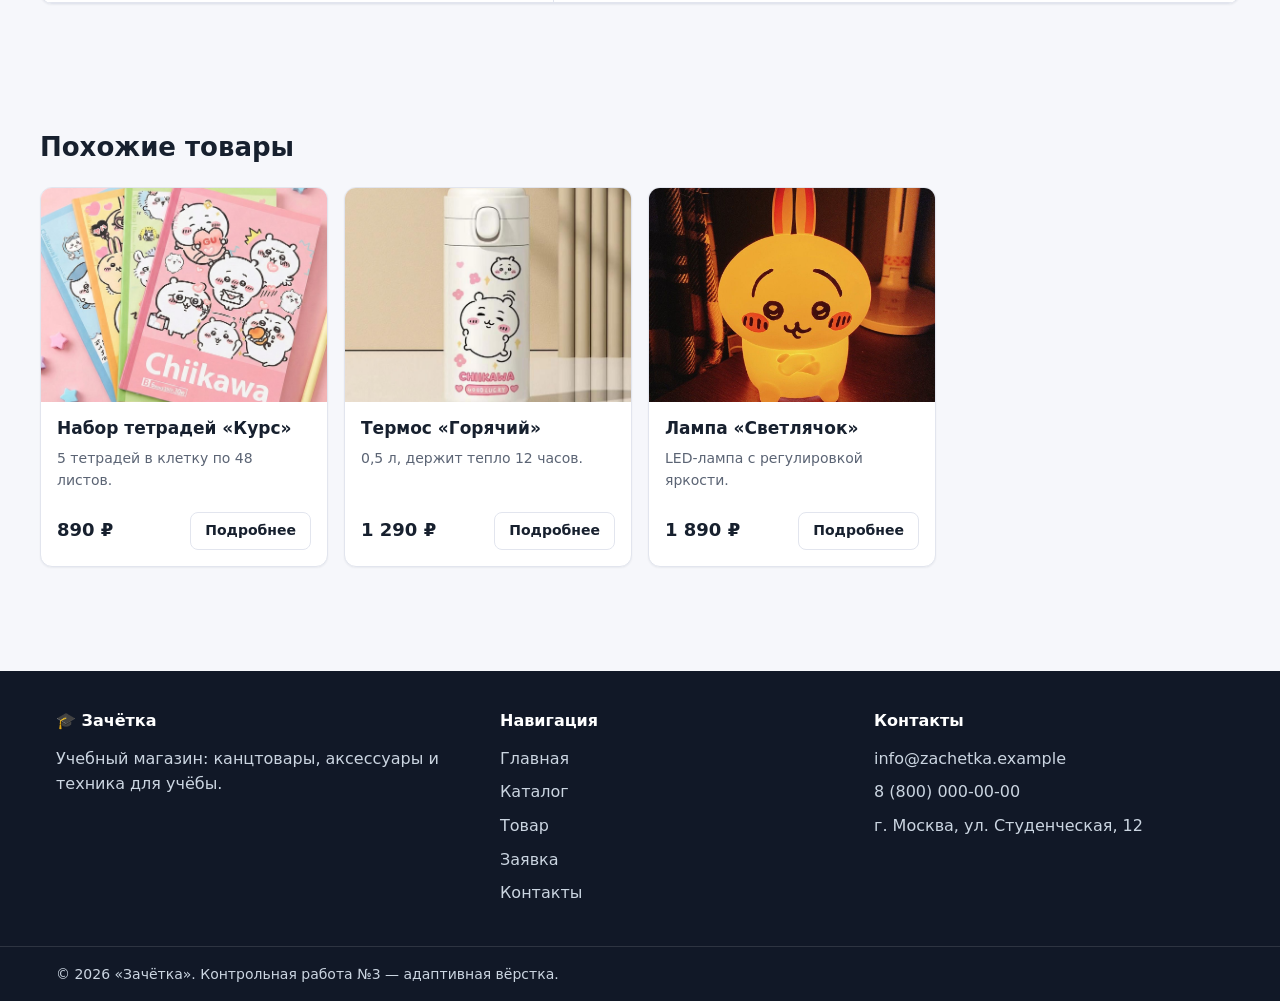
<file: product.html>
<!DOCTYPE html>
<html lang="ru">
<head>
  <meta charset="UTF-8">
  <meta name="viewport" content="width=device-width, initial-scale=1.0">
  <title>Рюкзак «Студент» — Зачётка</title>
  <meta name="description" content="Рюкзак «Студент»: характеристики, цена и наличие в учебном магазине «Зачётка». Адаптивная таблица характеристик.">
  <link rel="stylesheet" href="css/style.css">
  <link rel="stylesheet" href="css/responsive.css">
  <script src="js/main.js" defer></script>
</head>
<body>
  <a class="skip-link" href="#main">Перейти к содержимому</a>

  <header class="site-header">
    <div class="container header-inner">
      <a class="logo" href="index.html">🎓 Зачётка</a>
      <button class="burger" type="button" aria-controls="site-nav" aria-expanded="false" aria-label="Открыть меню">
        <span></span><span></span><span></span>
      </button>
      <nav class="site-nav" id="site-nav" aria-label="Основная навигация">
        <ul class="site-nav__list">
          <li><a class="site-nav__link" href="index.html">Главная</a></li>
          <li><a class="site-nav__link" href="catalog.html">Каталог</a></li>
          <li><a class="site-nav__link" href="product.html" aria-current="page">Товар</a></li>
          <li><a class="site-nav__link" href="order.html">Заявка</a></li>
          <li><a class="site-nav__link" href="contacts.html">Контакты</a></li>
        </ul>
      </nav>
    </div>
  </header>

  <main id="main">
    <section class="section">
      <nav aria-label="Хлебные крошки">
        <ol class="breadcrumbs">
          <li><a href="index.html">Главная</a></li>
          <li><a href="catalog.html">Каталог</a></li>
          <li aria-current="page">Рюкзак «Студент»</li>
        </ol>
      </nav>

      <div class="product-page">
        <!-- Галерея: picture (WebP + fallback) и srcset/sizes внутри img -->
        <div class="product-gallery">
          <picture>
            <img
              src="images/product-1-640.jpg"
              srcset="images/product-1-480.jpg 480w,
                      images/product-1-640.jpg 640w,
                      images/product-1-960.jpg 960w"
              sizes="(max-width: 899px) 100vw, 50vw"
              alt="Рюкзак «Студент» бордового цвета"
              width="640"
              height="480"
              class="product-gallery__image"
            >
          </picture>
        </div>

        <div class="product-info">
          <h1 class="page-title">Рюкзак «Студент»</h1>
          <span class="product-info__price">2 490 ₽</span>
          <p class="product-info__text">
            Прочный рюкзак для ежедневных занятий: водоотталкивающий нейлон,
            мягкая спинка и отдельное отделение для ноутбука до 15,6".
          </p>
          <ul class="product-meta">
            <li><strong>Артикул:</strong> ZACH-001</li>
            <li><strong>Категория:</strong> Рюкзаки и сумки</li>
            <li><strong>Наличие:</strong> В наличии</li>
          </ul>
          <div class="product-info__actions">
            <a class="btn btn--primary" href="order.html">Оставить заявку</a>
            <button class="btn btn--ghost" type="button" data-dialog-open>Быстрый заказ</button>
          </div>
        </div>
      </div>
    </section>

    <!-- Таблица характеристик обёрнута в .table-wrapper: на мобильном — горизонтальная прокрутка -->
    <section class="section">
      <h2 class="section__title">Характеристики</h2>
      <div class="table-wrapper">
        <table class="product-table">
          <caption>Характеристики товара «Рюкзак Студент»</caption>
          <thead>
            <tr>
              <th scope="col">Параметр</th>
              <th scope="col">Значение</th>
            </tr>
          </thead>
          <tbody>
            <tr><td>Категория</td><td>Рюкзаки и сумки</td></tr>
            <tr><td>Объём</td><td>20 л</td></tr>
            <tr><td>Материал</td><td>Водоотталкивающий нейлон 600D</td></tr>
            <tr><td>Отделение для ноутбука</td><td>До 15,6"</td></tr>
            <tr><td>Вес</td><td>0,9 кг</td></tr>
            <tr><td>Цвет</td><td>Бордовый</td></tr>
            <tr><td>Цена</td><td>2 490 ₽</td></tr>
            <tr><td>Наличие</td><td>В наличии</td></tr>
            <tr><td>Гарантия</td><td>12 месяцев</td></tr>
            <tr><td>Доставка</td><td>1–3 рабочих дня</td></tr>
          </tbody>
        </table>
      </div>
    </section>

    <!-- Похожие товары -->
    <section class="section">
      <div class="section__head">
        <h2 class="section__title">Похожие товары</h2>
      </div>
      <div class="products-grid">
        <article class="product-card">
          <img src="images/product-2-640.jpg" alt="Набор цветных тетрадей" width="640" height="480" loading="lazy" class="product-card__image">
          <div class="product-card__body">
            <h3 class="product-card__title">Набор тетрадей «Курс»</h3>
            <p class="product-card__description">5 тетрадей в клетку по 48 листов.</p>
            <div class="product-card__footer">
              <span class="price">890 ₽</span>
              <a class="btn btn--ghost btn--small" href="product.html">Подробнее</a>
            </div>
          </div>
        </article>
        <article class="product-card">
          <img src="images/product-5-640.jpg" alt="Термос из нержавеющей стали" width="640" height="480" loading="lazy" class="product-card__image">
          <div class="product-card__body">
            <h3 class="product-card__title">Термос «Горячий»</h3>
            <p class="product-card__description">0,5 л, держит тепло 12 часов.</p>
            <div class="product-card__footer">
              <span class="price">1 290 ₽</span>
              <a class="btn btn--ghost btn--small" href="product.html">Подробнее</a>
            </div>
          </div>
        </article>
        <article class="product-card">
          <img src="images/product-6-640.jpg" alt="Настольная LED-лампа" width="640" height="480" loading="lazy" class="product-card__image">
          <div class="product-card__body">
            <h3 class="product-card__title">Лампа «Светлячок»</h3>
            <p class="product-card__description">LED-лампа с регулировкой яркости.</p>
            <div class="product-card__footer">
              <span class="price">1 890 ₽</span>
              <a class="btn btn--ghost btn--small" href="product.html">Подробнее</a>
            </div>
          </div>
        </article>
      </div>
    </section>
  </main>

  <footer class="site-footer">
    <div class="container footer-grid">
      <div>
        <h3>🎓 Зачётка</h3>
        <p>Учебный магазин: канцтовары, аксессуары и техника для учёбы.</p>
      </div>
      <div>
        <h3>Навигация</h3>
        <ul class="footer-nav">
          <li><a href="index.html">Главная</a></li>
          <li><a href="catalog.html">Каталог</a></li>
          <li><a href="product.html">Товар</a></li>
          <li><a href="order.html">Заявка</a></li>
          <li><a href="contacts.html">Контакты</a></li>
        </ul>
      </div>
      <div>
        <h3>Контакты</h3>
        <ul class="footer-nav">
          <li><a href="mailto:info@zachetka.example">info@zachetka.example</a></li>
          <li><a href="tel:+78000000000">8 (800) 000-00-00</a></li>
          <li>г. Москва, ул. Студенческая, 12</li>
        </ul>
      </div>
    </div>
    <div class="footer-bottom">
      <div class="container">© <span id="year">2026</span> «Зачётка». Контрольная работа №3 — адаптивная вёрстка.</div>
    </div>
  </footer>

  <dialog class="order-dialog" id="order-dialog" aria-labelledby="order-dialog-title">
    <form class="order-form js-form" method="dialog">
      <div class="order-form__group order-form__group--wide">
        <h2 id="order-dialog-title">Быстрый заказ</h2>
      </div>
      <div class="order-form__group">
        <label class="order-form__label" for="dlg-name">Имя</label>
        <input class="order-form__input" id="dlg-name" name="name" type="text" required autocomplete="name">
      </div>
      <div class="order-form__group">
        <label class="order-form__label" for="dlg-email">E-mail</label>
        <input class="order-form__input" id="dlg-email" name="email" type="email" required autocomplete="email">
      </div>
      <div class="order-form__group order-form__group--wide">
        <label class="order-form__label" for="dlg-comment">Комментарий</label>
        <textarea class="order-form__textarea" id="dlg-comment" name="comment" rows="3">Рюкзак «Студент»</textarea>
      </div>
      <p class="form-success" role="status">Заявка отправлена! Мы свяжемся с вами.</p>
      <div class="order-form__actions order-form__group--wide">
        <button class="btn btn--primary" type="submit">Отправить</button>
        <button class="btn btn--ghost" type="button" data-dialog-close>Закрыть</button>
      </div>
    </form>
  </dialog>

  <button class="back-to-top" type="button" aria-label="Наверх">↑</button>
</body>
</html>
</file>
<file: css/style.css>
/* ============================================================
   style.css — базовые стили проекта (основа КР №1, перенесена в КР №3)
   Дизайн-система: CSS-переменные, базовые компоненты.
   Адаптивные правила и медиазапросы — в css/responsive.css.
   ============================================================ */

:root {
  --color-bg: #f6f7fb;
  --color-surface: #ffffff;
  --color-text: #17202e;
  --color-muted: #5b6474;
  --color-primary: #4f46e5;
  --color-primary-hover: #4338ca;
  --color-accent: #f59e0b;
  --color-border: #e2e5ee;
  --color-success: #15803d;
  --radius-sm: 8px;
  --radius-md: 12px;
  --radius-lg: 20px;
  --shadow-sm: 0 1px 2px rgb(23 32 46 / 0.06);
  --shadow-md: 0 10px 30px rgb(23 32 46 / 0.12);
  --space-xs: 8px;
  --space-sm: 12px;
  --space-md: 16px;
  --space-lg: 24px;
  --space-xl: 40px;
  --header-h: 64px;
  --font-base: system-ui, -apple-system, "Segoe UI", Roboto, Arial, sans-serif;
}

body {
  margin: 0;
  font-family: var(--font-base);
  color: var(--color-text);
  background: var(--color-bg);
  line-height: 1.6;
}

img {
  display: block;
}

a {
  color: var(--color-primary);
}

h1,
h2,
h3 {
  line-height: 1.2;
  margin: 0 0 var(--space-md);
}

p {
  margin: 0 0 var(--space-md);
}

/* ---------- Контейнер (ширина уточняется в responsive.css) ---------- */
.container {
  width: 100%;
  max-width: 1200px;
  margin-inline: auto;
  padding-inline: 16px;
}

.section {
  padding-block: 32px;
}

.section__head {
  max-width: 640px;
  margin-bottom: var(--space-lg);
}

.section__title {
  font-size: 26px;
}

.section__subtitle {
  color: var(--color-muted);
  margin: 0;
}

.page-title {
  font-size: 30px;
}

/* ---------- Ссылка-пропуск для доступности ---------- */
.skip-link {
  position: absolute;
  left: 16px;
  top: -48px;
  z-index: 200;
  background: var(--color-primary);
  color: #fff;
  padding: 10px 16px;
  border-radius: var(--radius-sm);
  text-decoration: none;
  font-weight: 600;
  transition: top 0.2s;
}

.skip-link:focus {
  top: 8px;
}

/* ---------- Кнопки ---------- */
.btn {
  display: inline-flex;
  align-items: center;
  justify-content: center;
  gap: var(--space-xs);
  min-height: 44px;
  padding: 10px 20px;
  border-radius: var(--radius-sm);
  border: 1px solid transparent;
  font: inherit;
  font-weight: 700;
  text-decoration: none;
  cursor: pointer;
}

.btn--primary {
  background: var(--color-primary);
  color: #fff;
}

.btn--primary:hover {
  background: var(--color-primary-hover);
}

.btn--ghost {
  background: var(--color-surface);
  color: var(--color-text);
  border-color: var(--color-border);
}

.btn--ghost:hover {
  background: var(--color-bg);
}

.btn--small {
  min-height: 38px;
  padding: 6px 14px;
  font-size: 14px;
}

/* ---------- Шапка и навигация (мобильная основа) ---------- */
.site-header {
  background: var(--color-surface);
  border-bottom: 1px solid var(--color-border);
}

.header-inner {
  position: relative;
  display: flex;
  align-items: center;
  justify-content: space-between;
  gap: var(--space-md);
  min-height: var(--header-h);
}

.logo {
  font-size: 20px;
  font-weight: 800;
  text-decoration: none;
  color: var(--color-text);
  white-space: nowrap;
}

.burger {
  display: inline-flex;
  flex-direction: column;
  align-items: center;
  justify-content: center;
  gap: 5px;
  width: 44px;
  height: 44px;
  padding: 0;
  background: transparent;
  border: 1px solid var(--color-border);
  border-radius: var(--radius-sm);
  cursor: pointer;
}

.burger span {
  display: block;
  width: 20px;
  height: 2px;
  background: var(--color-text);
  transition: transform 0.2s, opacity 0.2s;
}

.burger[aria-expanded="true"] span:nth-child(1) {
  transform: translateY(7px) rotate(45deg);
}

.burger[aria-expanded="true"] span:nth-child(2) {
  opacity: 0;
}

.burger[aria-expanded="true"] span:nth-child(3) {
  transform: translateY(-7px) rotate(-45deg);
}

.site-nav {
  position: absolute;
  top: 100%;
  left: 0;
  right: 0;
  display: none;
  background: var(--color-surface);
  border-bottom: 1px solid var(--color-border);
  box-shadow: var(--shadow-md);
}

.site-nav--open {
  display: block;
}

.site-nav__list {
  display: flex;
  flex-direction: column;
  gap: 4px;
  margin: 0;
  padding: var(--space-sm) 16px var(--space-md);
  list-style: none;
}

.site-nav__link {
  display: block;
  padding: 12px 16px;
  border-radius: var(--radius-sm);
  text-decoration: none;
  color: var(--color-text);
  font-weight: 600;
}

.site-nav__link:hover {
  background: var(--color-bg);
}

.site-nav__link[aria-current="page"] {
  color: var(--color-primary);
  background: rgb(79 70 229 / 0.08);
}

/* ---------- Hero-блок ---------- */
.hero {
  padding-block: 40px;
}

.hero__badge {
  display: inline-block;
  padding: 6px 12px;
  border-radius: 999px;
  background: rgb(245 158 11 / 0.15);
  color: #92400e;
  font-size: 13px;
  font-weight: 700;
}

.hero__title {
  font-size: 32px;
  margin: 0;
}

.hero__text {
  color: var(--color-muted);
  font-size: 17px;
  max-width: 56ch;
}

.hero__actions {
  display: flex;
  flex-wrap: wrap;
  gap: var(--space-sm);
}

.hero__image {
  border-radius: var(--radius-lg);
  box-shadow: var(--shadow-md);
}

/* ---------- Преимущества ---------- */
.features-grid {
  display: grid;
  grid-template-columns: 1fr;
  gap: var(--space-md);
}

.feature-card {
  background: var(--color-surface);
  border: 1px solid var(--color-border);
  border-radius: var(--radius-md);
  padding: var(--space-lg);
  box-shadow: var(--shadow-sm);
}

.feature-card__icon {
  font-size: 28px;
}

.feature-card h3 {
  margin-bottom: var(--space-xs);
  font-size: 18px;
}

.feature-card p {
  margin: 0;
  color: var(--color-muted);
}

/* ---------- Сетка карточек товаров ---------- */
.products-grid {
  display: grid;
  grid-template-columns: 1fr;
  gap: var(--space-md);
}

.product-card {
  display: flex;
  flex-direction: column;
  background: var(--color-surface);
  border: 1px solid var(--color-border);
  border-radius: var(--radius-md);
  overflow: hidden;
  box-shadow: var(--shadow-sm);
}

.product-card__image {
  width: 100%;
}

.product-card__body {
  display: flex;
  flex: 1;
  flex-direction: column;
  gap: var(--space-xs);
  padding: var(--space-md);
}

.product-card__title {
  margin: 0;
  font-size: 17px;
}

.product-card__description {
  flex: 1;
  margin: 0;
  color: var(--color-muted);
  font-size: 14px;
}

.product-card__footer {
  display: flex;
  align-items: center;
  justify-content: space-between;
  gap: var(--space-sm);
  margin-top: var(--space-sm);
}

.price {
  font-size: 18px;
  font-weight: 800;
}

/* ---------- Хлебные крошки ---------- */
.breadcrumbs {
  display: flex;
  flex-wrap: wrap;
  gap: 8px;
  margin: 0;
  padding: var(--space-lg) 0 0;
  list-style: none;
  font-size: 14px;
  color: var(--color-muted);
}

.breadcrumbs a {
  color: var(--color-muted);
}

/* ---------- Страница каталога ---------- */
.catalog-layout {
  display: grid;
  gap: var(--space-lg);
  padding-block: var(--space-lg);
}

.catalog-filters {
  background: var(--color-surface);
  border: 1px solid var(--color-border);
  border-radius: var(--radius-md);
  padding: var(--space-lg);
  box-shadow: var(--shadow-sm);
}

.catalog-filters h2 {
  margin-top: 0;
  font-size: 18px;
}

.filter-group {
  display: grid;
  gap: var(--space-xs);
  margin: 0 0 var(--space-md);
  padding: 0;
  border: 0;
}

.filter-group__title,
.filter-group legend {
  margin-bottom: var(--space-xs);
  padding: 0;
  font-weight: 700;
}

.checkbox-row {
  display: flex;
  align-items: center;
  gap: var(--space-sm);
  min-height: 32px;
}

.checkbox-row input {
  width: 18px;
  height: 18px;
  accent-color: var(--color-primary);
}

.catalog-filters__actions {
  display: flex;
  flex-wrap: wrap;
  gap: var(--space-sm);
}

.catalog-toolbar {
  display: flex;
  flex-wrap: wrap;
  align-items: center;
  justify-content: space-between;
  gap: var(--space-sm);
  margin-bottom: var(--space-md);
}

.catalog-toolbar__count {
  margin: 0;
  color: var(--color-muted);
}

.sort {
  display: flex;
  align-items: center;
  gap: var(--space-sm);
  font-size: 14px;
  color: var(--color-muted);
}

/* ---------- Страница товара ---------- */
.product-page {
  display: grid;
  gap: var(--space-lg);
  padding-block: var(--space-lg);
}

.product-gallery__image {
  width: 100%;
  border-radius: var(--radius-lg);
  box-shadow: var(--shadow-md);
}

.product-info {
  display: grid;
  align-content: start;
  gap: var(--space-md);
}

.product-info__price {
  font-size: 28px;
  font-weight: 800;
  color: var(--color-primary);
}

.product-info__text {
  color: var(--color-muted);
}

.product-meta {
  display: grid;
  gap: var(--space-xs);
  margin: 0;
  padding: 0;
  list-style: none;
  color: var(--color-muted);
}

.product-info__actions {
  display: flex;
  flex-wrap: wrap;
  gap: var(--space-sm);
}

/* ---------- Таблица характеристик ---------- */
.table-wrapper {
  width: 100%;
  background: var(--color-surface);
  border: 1px solid var(--color-border);
  border-radius: var(--radius-md);
  box-shadow: var(--shadow-sm);
}

.product-table {
  width: 100%;
  border-collapse: collapse;
}

.product-table caption {
  padding: var(--space-md);
  font-weight: 700;
  text-align: left;
}

.product-table th,
.product-table td {
  padding: 12px 16px;
  text-align: left;
}

.product-table thead th {
  background: var(--color-bg);
}

/* ---------- Формы ---------- */
.order-form {
  display: grid;
  gap: var(--space-md);
}

.order-form__group {
  display: grid;
  gap: var(--space-xs);
}

.order-form__label {
  font-size: 14px;
  font-weight: 600;
}

.order-form__input,
.order-form__textarea,
.order-form__select {
  width: 100%;
  padding: 10px 12px;
  border: 1px solid var(--color-border);
  border-radius: var(--radius-sm);
  background: var(--color-surface);
  font: inherit;
  color: var(--color-text);
}

.order-form__input:focus-visible,
.order-form__textarea:focus-visible,
.order-form__select:focus-visible {
  outline: 3px solid rgb(79 70 229 / 0.35);
  border-color: var(--color-primary);
}

.order-form__textarea {
  resize: vertical;
}

.order-form__actions {
  display: flex;
  flex-wrap: wrap;
  align-items: center;
  gap: var(--space-md);
}

.form-note {
  margin: 0;
  font-size: 13px;
  color: var(--color-muted);
}

.form-success {
  display: none;
  margin: 0;
  padding: var(--space-sm) var(--space-md);
  border: 1px solid rgb(21 128 61 / 0.4);
  border-radius: var(--radius-sm);
  background: rgb(21 128 61 / 0.1);
  color: var(--color-success);
  font-weight: 600;
}

.form-success.is-visible {
  display: block;
}

/* ---------- Модальное окно ---------- */
.order-dialog {
  padding: var(--space-lg);
  border: 1px solid var(--color-border);
  border-radius: var(--radius-lg);
  box-shadow: var(--shadow-md);
}

.order-dialog h2 {
  margin-top: 0;
}

/* ---------- Кнопка «Наверх» ---------- */
.back-to-top {
  position: fixed;
  right: 16px;
  bottom: 16px;
  z-index: 90;
  width: 48px;
  height: 48px;
  border: 1px solid var(--color-border);
  border-radius: 50%;
  background: var(--color-surface);
  box-shadow: var(--shadow-md);
  font-size: 20px;
  cursor: pointer;
  opacity: 0;
  visibility: hidden;
  transition: opacity 0.2s, visibility 0.2s;
}

.back-to-top.is-visible {
  opacity: 1;
  visibility: visible;
}

/* ---------- CTA ---------- */
.cta__box {
  padding: var(--space-xl);
  border-radius: var(--radius-lg);
  background: linear-gradient(135deg, #4f46e5, #7c3aed);
  color: #fff;
  text-align: center;
}

.cta__box h2 {
  color: #fff;
}

.cta__box p {
  color: rgb(255 255 255 / 0.85);
}

.cta__actions {
  display: flex;
  flex-wrap: wrap;
  justify-content: center;
  gap: var(--space-sm);
}

.cta__box .btn--ghost {
  background: transparent;
  border-color: rgb(255 255 255 / 0.5);
  color: #fff;
}

/* ---------- Контакты ---------- */
.contacts-grid {
  display: grid;
  gap: var(--space-lg);
}

.contact-card {
  padding: var(--space-lg);
  background: var(--color-surface);
  border: 1px solid var(--color-border);
  border-radius: var(--radius-md);
  box-shadow: var(--shadow-sm);
}

.contact-card img {
  margin-bottom: var(--space-md);
  border-radius: var(--radius-md);
}

.contact-list {
  display: grid;
  gap: var(--space-sm);
  margin: 0;
  padding: 0;
  list-style: none;
}

.about-image {
  width: 100%;
  border-radius: var(--radius-lg);
  box-shadow: var(--shadow-md);
}

/* ---------- Подвал ---------- */
.site-footer {
  margin-top: var(--space-xl);
  background: #111827;
  color: #cbd5e1;
}

.footer-grid {
  display: grid;
  grid-template-columns: 1fr;
  gap: var(--space-lg);
  padding-block: var(--space-xl);
}

.footer-grid h3 {
  color: #fff;
  font-size: 16px;
}

.footer-grid p {
  margin: 0;
}

.footer-grid a {
  color: #cbd5e1;
  text-decoration: none;
}

.footer-grid a:hover {
  color: #fff;
}

.footer-nav {
  display: grid;
  gap: var(--space-xs);
  margin: 0;
  padding: 0;
  list-style: none;
}

.footer-bottom {
  padding-block: var(--space-md);
  border-top: 1px solid rgb(255 255 255 / 0.12);
  font-size: 14px;
}

@media (prefers-reduced-motion: reduce) {
  html {
    scroll-behavior: auto;
  }

  * {
    transition: none !important;
    animation: none !important;
  }
}
</file>
<file: css/responsive.css>
/* ---------- Этап 5. Базовые адаптивные правила ---------- */
*,
*::before,
*::after {
  box-sizing: border-box;
}

html {
  scroll-behavior: smooth;
}

img,
video {
  max-width: 100%;
  height: auto;
}

body {
  overflow-x: hidden;
}

/* ---------- Этап 6. Адаптивные контейнеры и секции ---------- */
.section {
  width: min(100% - 32px, 1200px);
  margin-inline: auto;
  padding-block: clamp(24px, 5vw, 64px);
}

.section {
  padding-block: clamp(24px, 5vw, 64px);
}

.page-title {
  font-size: clamp(26px, 6vw, 40px);
}

/* ---------- Этап 7. Адаптация навигации (Mobile First) ---------- */
.site-nav__list {
  display: flex;
  flex-direction: column;
  gap: var(--space-sm, 8px);
  padding: 0;
  margin: 0;
  list-style: none;
}

.site-nav__link {
  display: block;
  padding: 12px 16px;
}

@media (min-width: 768px) {
  .burger {
    display: none;
  }

  .site-nav {
    position: static;
    display: block;
    background: transparent;
    border-bottom: 0;
    box-shadow: none;
  }

  .site-nav__list {
    flex-direction: row;
    flex-wrap: wrap;
    align-items: center;
    padding: 0;
  }

  .site-nav__link {
    padding: 8px 12px;
  }
}

/* ---------- Этап 8. Sticky-шапка только на планшете и desktop ---------- */
.site-header {
  position: static;
}

@media (min-width: 768px) {
  .site-header {
    position: sticky;
    top: 0;
    z-index: 100;
  }
}

/* ---------- Этап 9. Адаптация hero-блока ---------- */
.hero {
  display: grid;
  gap: var(--space-lg, 24px);
  align-items: center;
}

.hero__content {
  display: grid;
  gap: var(--space-md, 16px);
}

.hero__title {
  font-size: clamp(28px, 7vw, 56px);
  line-height: 1.1;
}

.hero__image {
  width: 100%;
  max-width: 520px;
  margin-inline: auto;
}

@media (min-width: 900px) {
  .hero {
    grid-template-columns: minmax(0, 1fr) minmax(320px, 520px);
  }
}

/* ---------- Сетка преимуществ ---------- */
.features-grid {
  display: grid;
  grid-template-columns: 1fr;
  gap: var(--space-md, 16px);
}

@media (min-width: 640px) {
  .features-grid {
    grid-template-columns: repeat(2, minmax(0, 1fr));
  }
}

@media (min-width: 1024px) {
  .features-grid {
    grid-template-columns: repeat(4, minmax(0, 1fr));
  }
}

/* ---------- Этап 10. Адаптация сетки карточек ---------- */
.products-grid {
  display: grid;
  grid-template-columns: 1fr;
  gap: var(--space-md, 16px);
}

.product-card {
  min-width: 0;
}

.product-card__title,
.product-card__description {
  overflow-wrap: anywhere;
}

@media (min-width: 640px) {
  .products-grid {
    grid-template-columns: repeat(2, minmax(0, 1fr));
  }
}

@media (min-width: 1024px) {
  .products-grid {
    grid-template-columns: repeat(3, minmax(0, 1fr));
  }
}

@media (min-width: 1280px) {
  .products-grid {
    grid-template-columns: repeat(4, minmax(0, 1fr));
  }
}

/* ---------- Этап 12. Адаптация изображений карточек ---------- */
.product-card__image {
  display: block;
  width: 100%;
  aspect-ratio: 4 / 3;
  object-fit: cover;
}

/* ---------- Этап 11. Адаптация страницы каталога и фильтра ---------- */
.catalog-layout {
  display: grid;
  gap: var(--space-lg, 24px);
}

.catalog-filters {
  order: -1;
}

@media (min-width: 1024px) {
  .catalog-layout {
    grid-template-columns: 280px minmax(0, 1fr);
    align-items: start;
  }

  .catalog-filters {
    position: sticky;
    top: 88px;
    order: initial;
  }
}

/* ---------- Адаптация страницы товара ---------- */
@media (min-width: 900px) {
  .product-page {
    grid-template-columns: minmax(0, 1fr) minmax(0, 1fr);
  }
}

/* ---------- Этап 15. Адаптация формы заявки ---------- */
.order-form {
  display: grid;
  gap: var(--space-md, 16px);
}

.order-form__group {
  display: grid;
  gap: var(--space-xs, 8px);
}

.order-form__input,
.order-form__textarea,
.order-form__select {
  width: 100%;
  min-height: 44px;
  padding: 10px 12px;
  font: inherit;
}

.order-form__textarea {
  min-height: 120px;
  resize: vertical;
}

@media (min-width: 768px) {
  .order-form {
    grid-template-columns: repeat(2, minmax(0, 1fr));
  }

  .order-form__group--wide {
    grid-column: 1 / -1;
  }
}

/* В модальном окне форма остаётся одноколоночной */
.order-dialog .order-form {
  grid-template-columns: 1fr;
}

/* ---------- Этап 16. Адаптация таблицы характеристик ---------- */
.table-wrapper {
  width: 100%;
  overflow-x: auto;
  -webkit-overflow-scrolling: touch;
}

.product-table {
  width: 100%;
  min-width: 640px;
  border-collapse: collapse;
}

.product-table th,
.product-table td {
  padding: 12px;
  border: 1px solid var(--color-border, #ddd);
  text-align: left;
}

/* ---------- Этап 17. Адаптация модального окна ---------- */
.order-dialog {
  width: min(100% - 32px, 560px);
  max-height: calc(100vh - 32px);
  overflow: auto;
}

.order-dialog::backdrop {
  background: rgb(0 0 0 / 0.5);
}

/* ---------- Этап 18. Фиксированная кнопка «Наверх» ---------- */
.back-to-top {
  position: fixed;
  right: 16px;
  bottom: 16px;
  z-index: 90;
}

@media (min-width: 768px) {
  .back-to-top {
    right: 32px;
    bottom: 32px;
  }
}

/* ---------- Дополнительные адаптивные сетки ---------- */
@media (min-width: 900px) {
  .contacts-grid {
    grid-template-columns: minmax(0, 1fr) minmax(0, 1fr);
  }
}

@media (min-width: 768px) {
  .footer-grid {
    grid-template-columns: 1.2fr 1fr 1fr;
  }
}
</file>
